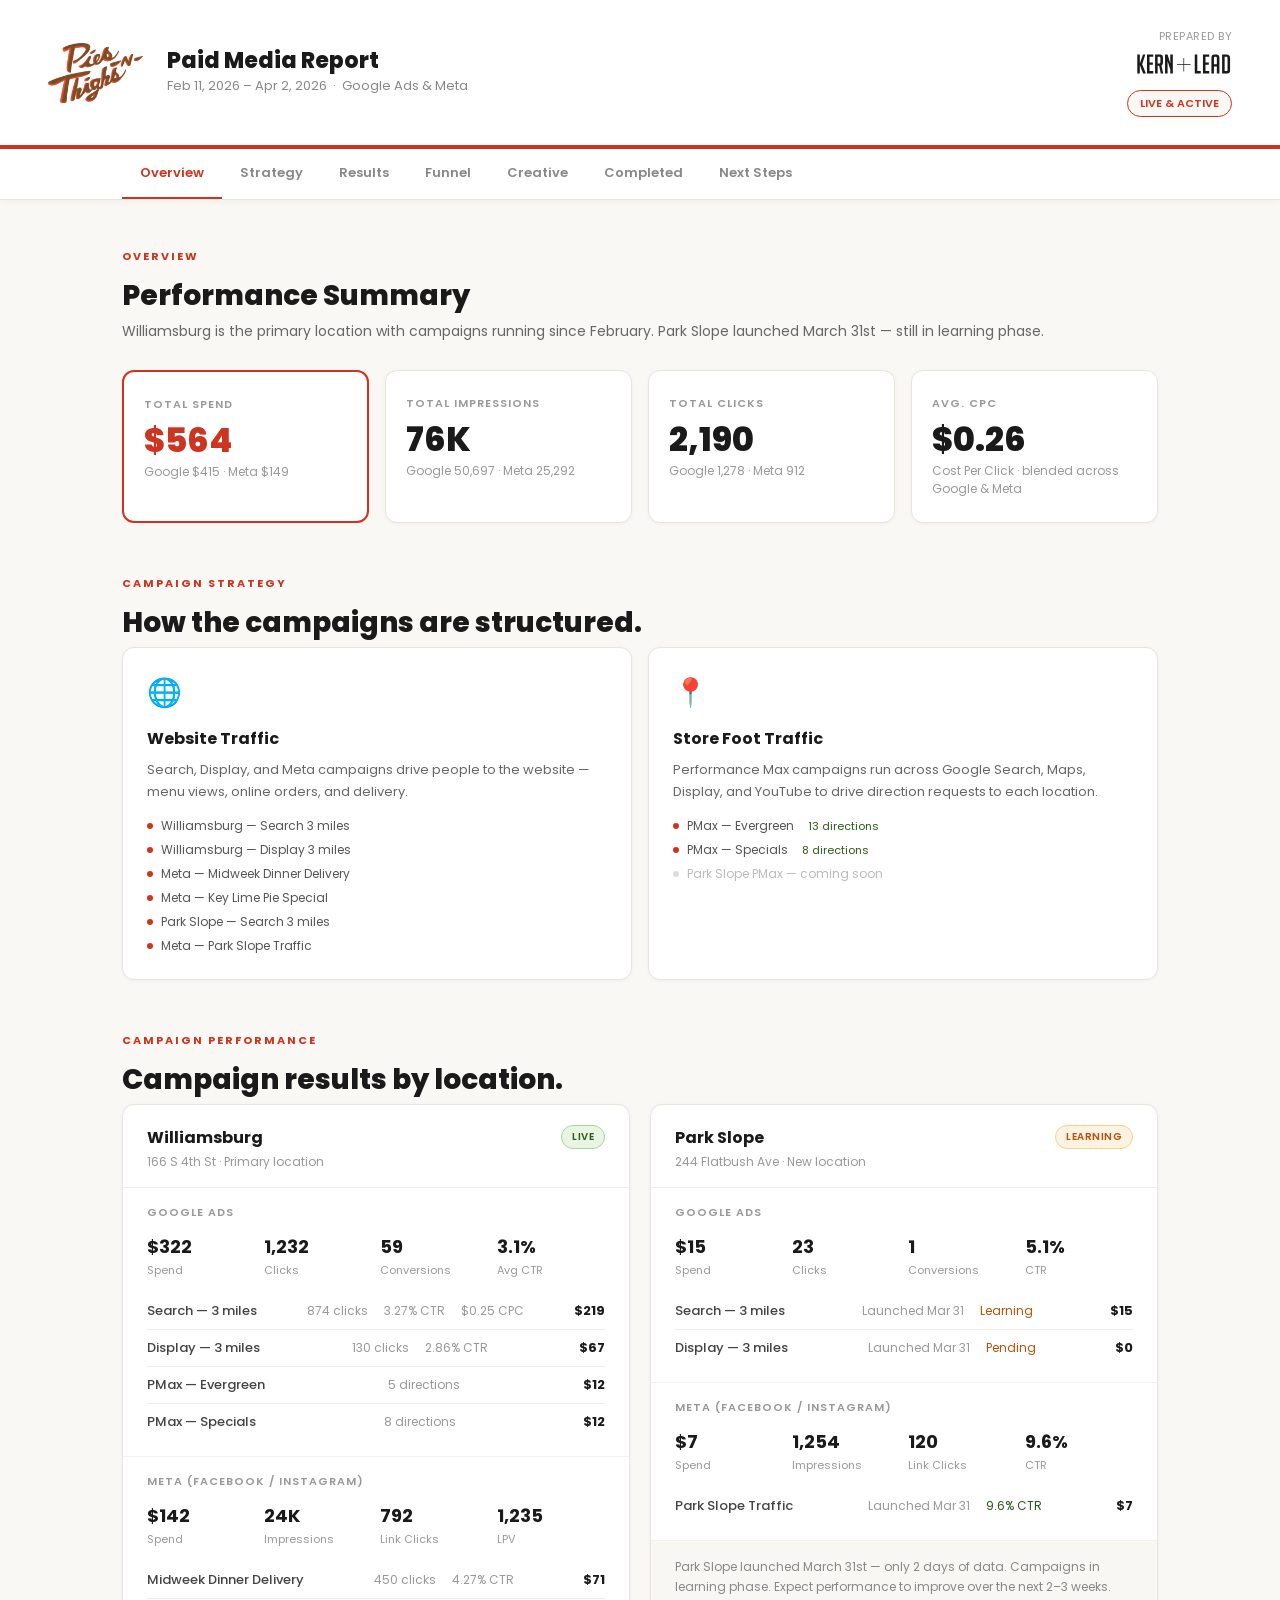
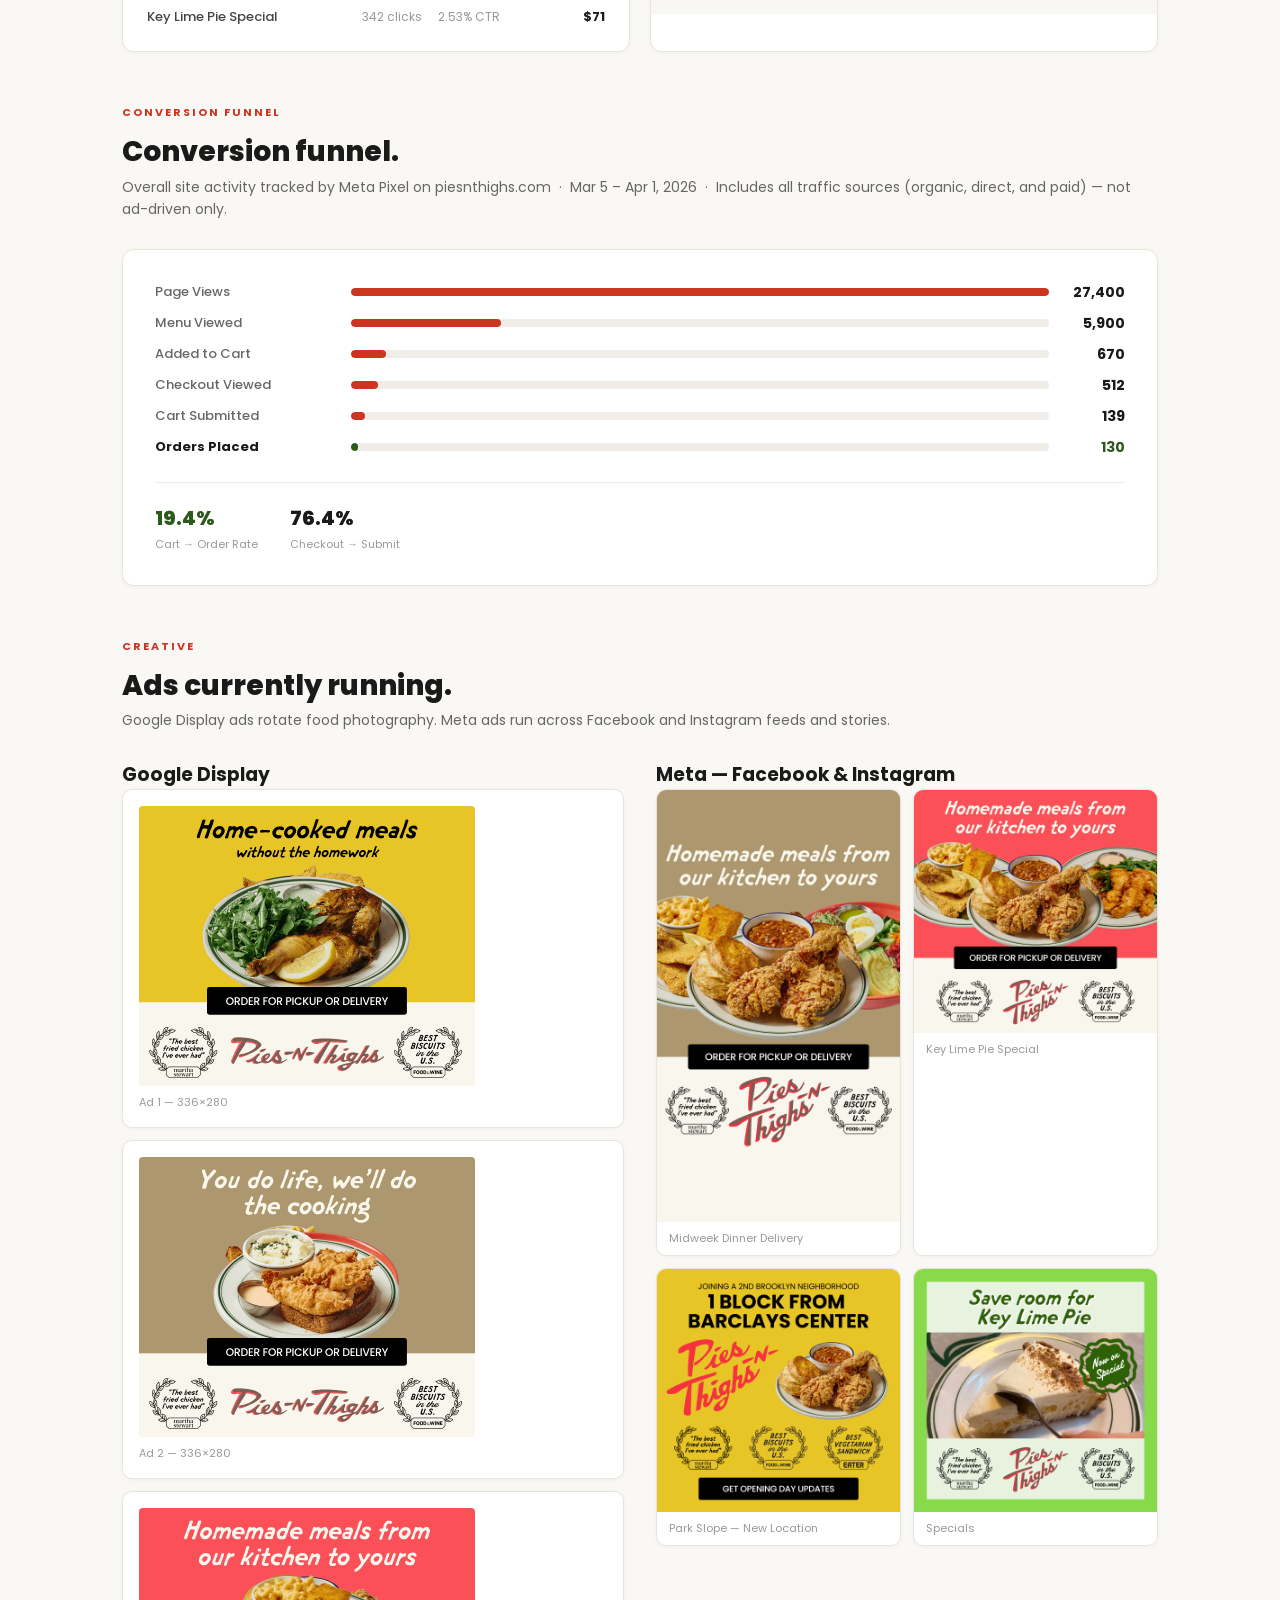
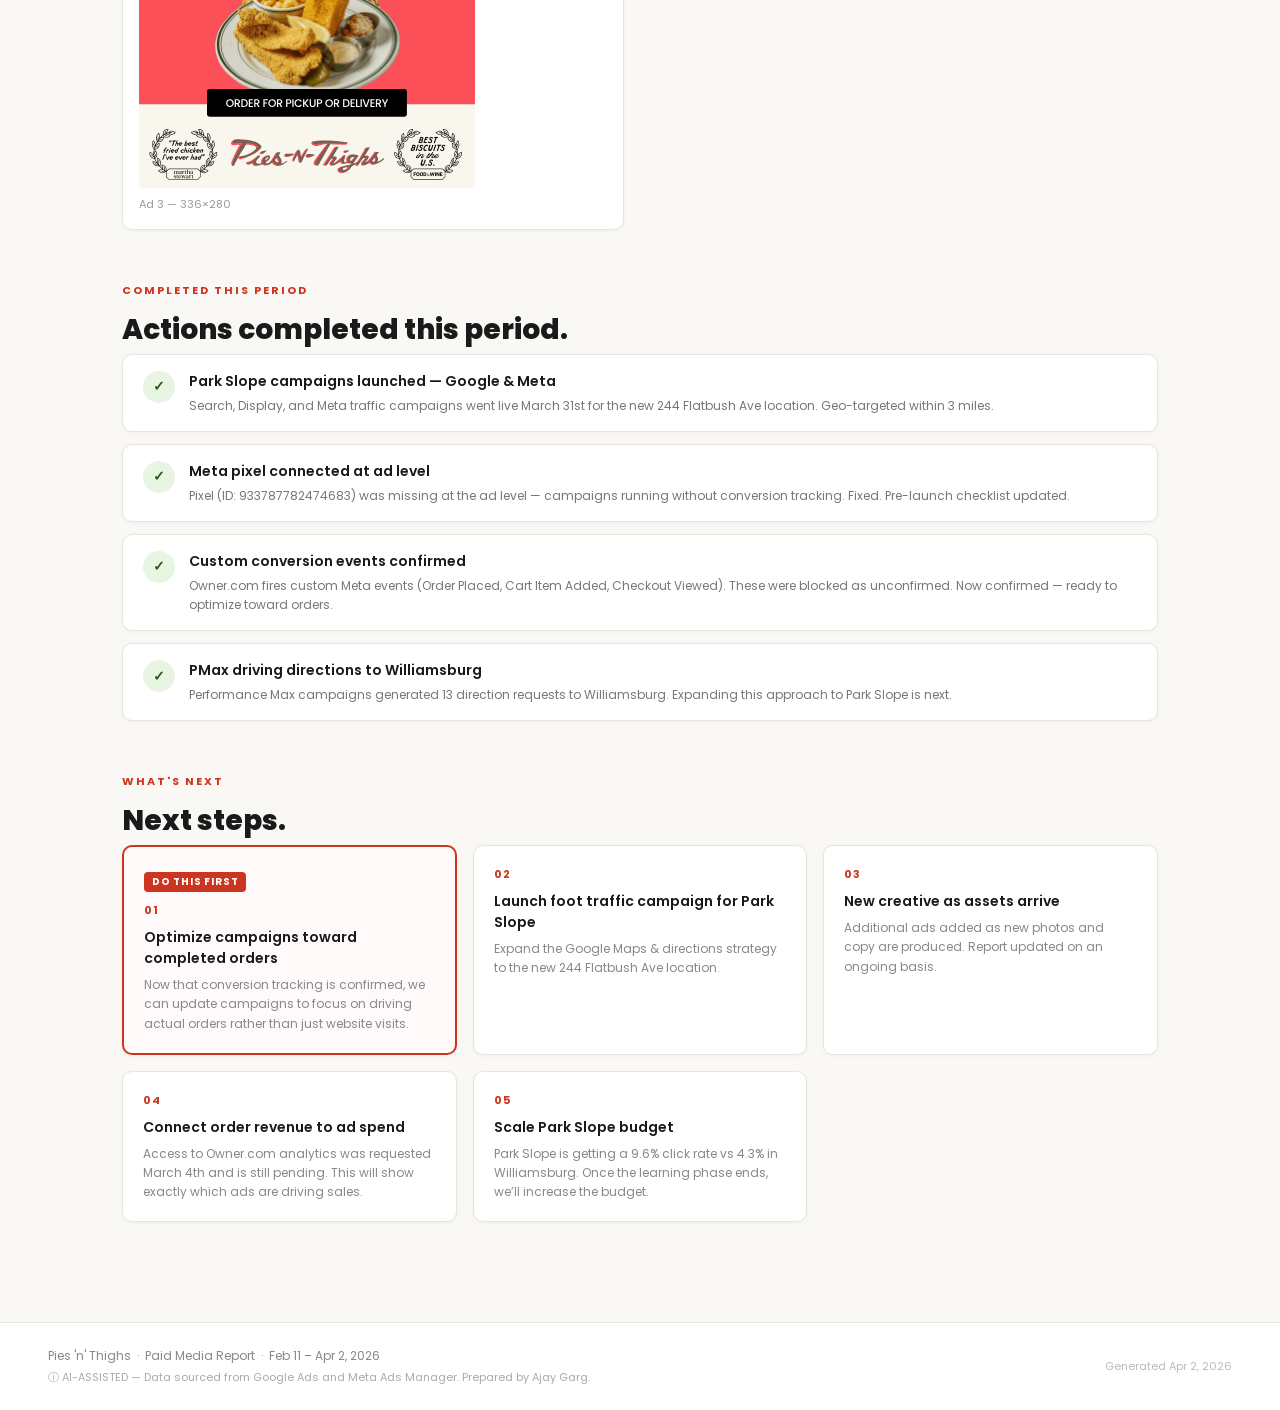
<file: pies-n-thighs/index.html>
<!DOCTYPE html>
<html lang="en">
<head>
<meta charset="UTF-8">
<meta name="viewport" content="width=device-width, initial-scale=1.0">
<meta name="description" content="Pies n Thighs Paid Media Performance Report - Google Ads and Meta">
<meta name="author" content="Ajay Garg">
<meta name="robots" content="noindex, nofollow">
<title>Pies n Thighs &mdash; Paid Media Report</title>
<link href="https://fonts.googleapis.com/css2?family=Poppins:wght@400;500;600;700;800;900&display=swap" rel="stylesheet">
<link rel="stylesheet" href="css/styles.css">
</head>
<body>

<a href="#main-content" class="skip-link">Skip to main content</a>

<header class="site-header" role="banner">
  <div class="header-left">
    <img class="pt-logo" src="[data-uri]" alt="Pies n Thighs" width="120" height="60">
    <div class="header-title">
      <h1>Paid Media Report</h1>
      <p>Feb 11, 2026 &ndash; Apr 2, 2026 &nbsp;&middot;&nbsp; Google Ads &amp; Meta</p>
    </div>
  </div>
  <div class="header-right" aria-label="Agency and report status">
    <span class="prepared-by">Prepared by</span>
    <div class="kl-wrap" aria-label="Kern &amp; Lead"><svg height="147.191" viewBox="0 0 640 147.191" width="640" xmlns="http://www.w3.org/2000/svg"><g fill="#1A1A1A"><path d="m62.583 9.724h-15.594l-21.371 60.221v-60.221h-16.932v126.642h16.932v-56.317l21.743 56.317h19.063l-25.425-61.283z"/><path d="m73.508 136.419h42.001v-15.348h-25.061v-42.156h22.212v-15.343h-22.212v-38.468h25.061v-15.354h-42.001z"/><path d="m180.24 62.676v-31.223c0-14.469-6.469-21.703-19.393-21.703h-33.176v126.668h16.931v-51.15h10.242l11.106 51.15h16.065l-11.815-52.736c6.692-2.945 10.04-9.937 10.04-21.006zm-16.94-1.048c0 6.114-2.522 9.176-7.573 9.176h-11.125v-45.7h11.125c5.051 0 7.573 3.055 7.573 9.167z"/><path d="m229.461 70.983-18.163-61.233h-16.956v126.669h16.956v-82.914l18.163 57.689v25.225h16.938v-126.669h-16.938z"/><path d="m410.07 9.737h-16.924v126.676h40.209v-15.342h-23.285z"/><path d="m447.974 136.413h41.985v-15.342h-25.059v-42.176h22.237v-15.349h-22.237v-38.447h25.059v-15.362h-41.985z"/><path d="m537.583 9.737h-12.709c-13.515 0-20.292 7.229-20.292 21.698v104.978h16.943v-46.404h19.395v46.404h16.946v-104.978c0-14.469-6.767-21.698-20.283-21.698zm3.337 64.932h-19.395v-42.17c0-4.947 2.468-7.399 7.412-7.399h4.576c4.945 0 7.406 2.453 7.406 7.399v42.17z"/><path d="m605.521 9.737h-29.449v126.676h32.989c13.519 0 20.28-6.109 20.28-18.353v-83.962c0-16.246-7.922-24.361-23.82-24.361zm6.905 105.672c0 3.76-2.245 5.662-6.724 5.662h-12.69v-95.972h11.799c5.061 0 7.615 3.049 7.615 9.176z"/><path d="m322.095 32.791h-4.662v43.153h-43.157v4.661h43.157v43.16h4.662v-43.16h43.15v-4.661h-43.15z"/></g></svg></div>
    <span class="badge" aria-label="Report status: Live and Active">Live &amp; Active</span>
  </div>
</header>

<nav class="section-nav" aria-label="Jump to section">
  <ul>
    <li><a href="#section-overview">Overview</a></li>
    <li><a href="#section-strategy">Strategy</a></li>
    <li><a href="#section-performance">Results</a></li>
    <li><a href="#section-funnel">Funnel</a></li>
    <li><a href="#section-creative">Creative</a></li>
    <li><a href="#section-completed">Completed</a></li>
    <li><a href="#section-next">Next Steps</a></li>
  </ul>
</nav>

<main id="main-content">
<div class="container">

<section class="report-section" id="section-overview" aria-labelledby="overview-heading">
  <p class="slabel" aria-hidden="true">Overview</p>
  <h2 class="stitle" id="overview-heading">Performance Summary</h2>
  <p class="ssub">Williamsburg is the primary location with campaigns running since February. Park Slope launched March 31st &mdash; still in learning phase.</p>
  <div class="grid4" role="list" aria-label="Key metrics">
    <div class="card hl" role="listitem"><p class="mlabel">Total Spend</p><p class="mval">$564</p><p class="mnote">Google $415 &middot; Meta $149</p></div>
    <div class="card" role="listitem"><p class="mlabel">Total Impressions</p><p class="mval">76K</p><p class="mnote">Google 50,697 &middot; Meta 25,292</p></div>
    <div class="card" role="listitem"><p class="mlabel">Total Clicks</p><p class="mval">2,190</p><p class="mnote">Google 1,278 &middot; Meta 912</p></div>
    <div class="card" role="listitem"><p class="mlabel">Avg. CPC</p><p class="mval">$0.26</p><p class="mnote">Cost Per Click &middot; blended across Google &amp; Meta</p></div>
  </div>
</section>

<section class="report-section" id="section-strategy" aria-labelledby="strategy-heading">
  <p class="slabel" aria-hidden="true">Campaign Strategy</p>
  <h2 class="stitle" id="strategy-heading">How the campaigns are structured.</h2>
  <div class="sg">
    <div class="sc">
      <div class="si" aria-hidden="true">&#127760;</div>
      <h3 class="st">Website Traffic</h3>
      <p class="sb">Search, Display, and Meta campaigns drive people to the website &mdash; menu views, online orders, and delivery.</p>
      <ul class="scs" aria-label="Website traffic campaigns">
        <li class="sci"><span class="dot" aria-hidden="true"></span>Williamsburg &mdash; Search 3 miles</li>
        <li class="sci"><span class="dot" aria-hidden="true"></span>Williamsburg &mdash; Display 3 miles</li>
        <li class="sci"><span class="dot" aria-hidden="true"></span>Meta &mdash; Midweek Dinner Delivery</li>
        <li class="sci"><span class="dot" aria-hidden="true"></span>Meta &mdash; Key Lime Pie Special</li>
        <li class="sci"><span class="dot" aria-hidden="true"></span>Park Slope &mdash; Search 3 miles</li>
        <li class="sci"><span class="dot" aria-hidden="true"></span>Meta &mdash; Park Slope Traffic</li>
      </ul>
    </div>
    <div class="sc">
      <div class="si" aria-hidden="true">&#128205;</div>
      <h3 class="st">Store Foot Traffic</h3>
      <p class="sb">Performance Max campaigns run across Google Search, Maps, Display, and YouTube to drive direction requests to each location.</p>
      <ul class="scs" aria-label="Foot traffic campaigns">
        <li class="sci"><span class="dot" aria-hidden="true"></span>PMax &mdash; Evergreen &nbsp;<span class="txt-green txt-sm">13 directions</span></li>
        <li class="sci"><span class="dot" aria-hidden="true"></span>PMax &mdash; Specials &nbsp;<span class="txt-green txt-sm">8 directions</span></li>
        <li class="sci sci-dim"><span class="dot dot-dim" aria-hidden="true"></span>Park Slope PMax &mdash; coming soon</li>
      </ul>
    </div>
  </div>
</section>

<section class="report-section" id="section-performance" aria-labelledby="performance-heading">
  <p class="slabel" aria-hidden="true">Campaign Performance</p>
  <h2 class="stitle" id="performance-heading">Campaign results by location.</h2>
  <div class="split">
    <article class="loc-card" aria-label="Williamsburg location performance">
      <div class="loc-hdr">
        <div><p class="loc-name">Williamsburg</p><p class="loc-sub">166 S 4th St &middot; Primary location</p></div>
        <span class="tag tag-live" aria-label="Campaign status: Live">Live</span>
      </div>
      <div class="ch">
        <p class="ch-name">Google Ads</p>
        <div class="sr" aria-label="Google Ads metrics for Williamsburg">
          <div><p class="sv">$322</p><p class="sl">Spend</p></div>
          <div><p class="sv">1,232</p><p class="sl">Clicks</p></div>
          <div><p class="sv">59</p><p class="sl">Conversions</p></div>
          <div><p class="sv">3.1%</p><p class="sl">Avg CTR</p></div>
        </div>
        <div class="cr"><span class="cn">Search &mdash; 3 miles</span><span class="cm"><span>874 clicks</span><span>3.27% CTR</span><span>$0.25 CPC</span></span><span class="cs">$219</span></div>
        <div class="cr"><span class="cn">Display &mdash; 3 miles</span><span class="cm"><span>130 clicks</span><span>2.86% CTR</span></span><span class="cs">$67</span></div>
        <div class="cr"><span class="cn">PMax &mdash; Evergreen</span><span class="cm"><span>5 directions</span></span><span class="cs">$12</span></div>
        <div class="cr"><span class="cn">PMax &mdash; Specials</span><span class="cm"><span>8 directions</span></span><span class="cs">$12</span></div>
      </div>
      <div class="ch">
        <p class="ch-name">Meta (Facebook / Instagram)</p>
        <div class="sr" aria-label="Meta metrics for Williamsburg">
          <div><p class="sv">$142</p><p class="sl">Spend</p></div>
          <div><p class="sv">24K</p><p class="sl">Impressions</p></div>
          <div><p class="sv">792</p><p class="sl">Link Clicks</p></div>
          <div><p class="sv">1,235</p><p class="sl">LPV</p></div>
        </div>
        <div class="cr"><span class="cn">Midweek Dinner Delivery</span><span class="cm"><span>450 clicks</span><span>4.27% CTR</span></span><span class="cs">$71</span></div>
        <div class="cr"><span class="cn">Key Lime Pie Special</span><span class="cm"><span>342 clicks</span><span>2.53% CTR</span></span><span class="cs">$71</span></div>
      </div>
    </article>

    <article class="loc-card" aria-label="Park Slope location performance">
      <div class="loc-hdr">
        <div><p class="loc-name">Park Slope</p><p class="loc-sub">244 Flatbush Ave &middot; New location</p></div>
        <span class="tag tag-learn" aria-label="Campaign status: Learning">Learning</span>
      </div>
      <div class="ch">
        <p class="ch-name">Google Ads</p>
        <div class="sr" aria-label="Google Ads metrics for Park Slope">
          <div><p class="sv">$15</p><p class="sl">Spend</p></div>
          <div><p class="sv">23</p><p class="sl">Clicks</p></div>
          <div><p class="sv">1</p><p class="sl">Conversions</p></div>
          <div><p class="sv">5.1%</p><p class="sl">CTR</p></div>
        </div>
        <div class="cr"><span class="cn">Search &mdash; 3 miles</span><span class="cm"><span>Launched Mar 31</span><span class="txt-orange">Learning</span></span><span class="cs">$15</span></div>
        <div class="cr"><span class="cn">Display &mdash; 3 miles</span><span class="cm"><span>Launched Mar 31</span><span class="txt-orange">Pending</span></span><span class="cs">$0</span></div>
      </div>
      <div class="ch">
        <p class="ch-name">Meta (Facebook / Instagram)</p>
        <div class="sr" aria-label="Meta metrics for Park Slope">
          <div><p class="sv">$7</p><p class="sl">Spend</p></div>
          <div><p class="sv">1,254</p><p class="sl">Impressions</p></div>
          <div><p class="sv">120</p><p class="sl">Link Clicks</p></div>
          <div><p class="sv">9.6%</p><p class="sl">CTR</p></div>
        </div>
        <div class="cr"><span class="cn">Park Slope Traffic</span><span class="cm"><span>Launched Mar 31</span><span class="txt-green">9.6% CTR</span></span><span class="cs">$7</span></div>
      </div>
      <div class="ch ch-note">
        <p class="ch-note-text">Park Slope launched March 31st &mdash; only 2 days of data. Campaigns in learning phase. Expect performance to improve over the next 2&ndash;3 weeks.</p>
      </div>
    </article>
  </div>
</section>

<section class="report-section" id="section-funnel" aria-labelledby="funnel-heading">
  <p class="slabel" aria-hidden="true">Conversion Funnel</p>
  <h2 class="stitle" id="funnel-heading">Conversion funnel.</h2>
  <p class="ssub">Overall site activity tracked by Meta Pixel on piesnthighs.com &nbsp;&middot;&nbsp; Mar 5 &ndash; Apr 1, 2026 &nbsp;&middot;&nbsp; Includes all traffic sources (organic, direct, and paid) &mdash; not ad-driven only.</p>
  <div class="card-lg">
    <div class="funnel" role="list" aria-label="Conversion funnel steps">
      <div class="fr" role="listitem"><div class="flbl">Page Views</div><div class="fbw" role="progressbar" aria-valuenow="100" aria-valuemin="0" aria-valuemax="100" aria-label="Page Views: 27,400"><div class="fb" style="width:100%"></div></div><div class="fval">27,400</div></div>
      <div class="fr" role="listitem"><div class="flbl">Menu Viewed</div><div class="fbw" role="progressbar" aria-valuenow="21" aria-valuemin="0" aria-valuemax="100" aria-label="Menu Viewed: 5,900"><div class="fb" style="width:21.5%"></div></div><div class="fval">5,900</div></div>
      <div class="fr" role="listitem"><div class="flbl">Added to Cart</div><div class="fbw" role="progressbar" aria-valuenow="5" aria-valuemin="0" aria-valuemax="100" aria-label="Added to Cart: 670"><div class="fb" style="width:5%"></div></div><div class="fval">670</div></div>
      <div class="fr" role="listitem"><div class="flbl">Checkout Viewed</div><div class="fbw" role="progressbar" aria-valuenow="4" aria-valuemin="0" aria-valuemax="100" aria-label="Checkout Viewed: 512"><div class="fb" style="width:3.8%"></div></div><div class="fval">512</div></div>
      <div class="fr" role="listitem"><div class="flbl">Cart Submitted</div><div class="fbw" role="progressbar" aria-valuenow="2" aria-valuemin="0" aria-valuemax="100" aria-label="Cart Submitted: 139"><div class="fb" style="width:2%"></div></div><div class="fval">139</div></div>
      <div class="fr fr-highlight" role="listitem"><div class="flbl">Orders Placed</div><div class="fbw" role="progressbar" aria-valuenow="1" aria-valuemin="0" aria-valuemax="100" aria-label="Orders Placed: 130"><div class="fb fb-green" style="width:1%"></div></div><div class="fval">130</div></div>
    </div>
    <div class="funnel-stats-row" aria-label="Conversion rate summary">
      <div><p class="funnel-stat-val green">19.4%</p><p class="funnel-stat-lbl">Cart &rarr; Order Rate</p></div>
      <div><p class="funnel-stat-val">76.4%</p><p class="funnel-stat-lbl">Checkout &rarr; Submit</p></div>
    </div>
  </div>
</section>

<section class="report-section" id="section-creative" aria-labelledby="creative-heading">
  <p class="slabel" aria-hidden="true">Creative</p>
  <h2 class="stitle" id="creative-heading">Ads currently running.</h2>
  <p class="ssub">Google Display ads rotate food photography. Meta ads run across Facebook and Instagram feeds and stories.</p>
  <div class="creative-grid">
    <div>
      <h3 class="creative-col">Google Display</h3>
      <div class="display-ads">
        <div class="display-ad-wrap">
          <iframe src="ads/display/ad1/index.html" width="336" height="280" loading="lazy" title="Google Display Ad 1" scrolling="no"></iframe>
          <p class="display-ad-label">Ad 1 &mdash; 336&times;280</p>
        </div>
        <div class="display-ad-wrap">
          <iframe src="ads/display/ad2/index.html" width="336" height="280" loading="lazy" title="Google Display Ad 2" scrolling="no"></iframe>
          <p class="display-ad-label">Ad 2 &mdash; 336&times;280</p>
        </div>
        <div class="display-ad-wrap">
          <iframe src="ads/display/ad3/index.html" width="336" height="280" loading="lazy" title="Google Display Ad 3" scrolling="no"></iframe>
          <p class="display-ad-label">Ad 3 &mdash; 336&times;280</p>
        </div>
      </div>
    </div>
    <div>
      <h3 class="creative-col">Meta &mdash; Facebook &amp; Instagram</h3>
      <div class="meta-ads">
        <div class="meta-ad-wrap">
          <img src="ads/meta/williamsburg.png" alt="Let Us Do the Cooking ad" loading="lazy">
          <p class="meta-ad-label">Midweek Dinner Delivery</p>
        </div>
        <div class="meta-ad-wrap">
          <img src="ads/meta/williamsburg2.png" alt="We will do the cooking ad" loading="lazy">
          <p class="meta-ad-label">Key Lime Pie Special</p>
        </div>
        <div class="meta-ad-wrap">
          <img src="ads/meta/park-slope.png" alt="New Location ad for Park Slope" loading="lazy">
          <p class="meta-ad-label">Park Slope &mdash; New Location</p>
        </div>
        <div class="meta-ad-wrap">
          <img src="ads/meta/specials.png" alt="Specials promotion ad" loading="lazy">
          <p class="meta-ad-label">Specials</p>
        </div>
      </div>
    </div>
  </div>
</section>

<section class="report-section" id="section-completed" aria-labelledby="completed-heading">
  <p class="slabel" aria-hidden="true">Completed This Period</p>
  <h2 class="stitle" id="completed-heading">Actions completed this period.</h2>
  <ul class="ol" aria-label="Completed actions this period">
    <li class="oi"><div class="oic" aria-hidden="true">&#10003;</div><div><p class="ot">Park Slope campaigns launched &mdash; Google &amp; Meta</p><p class="ob">Search, Display, and Meta traffic campaigns went live March 31st for the new 244 Flatbush Ave location. Geo-targeted within 3 miles.</p></div></li>
    <li class="oi"><div class="oic" aria-hidden="true">&#10003;</div><div><p class="ot">Meta pixel connected at ad level</p><p class="ob">Pixel (ID: 933787782474683) was missing at the ad level &mdash; campaigns running without conversion tracking. Fixed. Pre-launch checklist updated.</p></div></li>
    <li class="oi"><div class="oic" aria-hidden="true">&#10003;</div><div><p class="ot">Custom conversion events confirmed</p><p class="ob">Owner.com fires custom Meta events (Order Placed, Cart Item Added, Checkout Viewed). These were blocked as unconfirmed. Now confirmed &mdash; ready to optimize toward orders.</p></div></li>
    <li class="oi"><div class="oic" aria-hidden="true">&#10003;</div><div><p class="ot">PMax driving directions to Williamsburg</p><p class="ob">Performance Max campaigns generated 13 direction requests to Williamsburg. Expanding this approach to Park Slope is next.</p></div></li>
  </ul>
</section>

<section class="report-section" id="section-next" aria-labelledby="next-heading">
  <p class="slabel" aria-hidden="true">What&#39;s Next</p>
  <h2 class="stitle" id="next-heading">Next steps.</h2>
  <div class="ng" role="list" aria-label="Upcoming actions">
    <div class="nc priority" role="listitem"><span class="priority-badge" aria-label="Priority action">Do This First</span><p class="nn" aria-hidden="true">01</p><p class="nt">Optimize campaigns toward completed orders</p><p class="nb">Now that conversion tracking is confirmed, we can update campaigns to focus on driving actual orders rather than just website visits.</p></div>
    <div class="nc" role="listitem"><p class="nn" aria-hidden="true">02</p><p class="nt">Launch foot traffic campaign for Park Slope</p><p class="nb">Expand the Google Maps &amp; directions strategy to the new 244 Flatbush Ave location.</p></div>
    <div class="nc" role="listitem"><p class="nn" aria-hidden="true">03</p><p class="nt">New creative as assets arrive</p><p class="nb">Additional ads added as new photos and copy are produced. Report updated on an ongoing basis.</p></div>
    <div class="nc" role="listitem"><p class="nn" aria-hidden="true">04</p><p class="nt">Connect order revenue to ad spend</p><p class="nb">Access to Owner.com analytics was requested March 4th and is still pending. This will show exactly which ads are driving sales.</p></div>
    <div class="nc" role="listitem"><p class="nn" aria-hidden="true">05</p><p class="nt">Scale Park Slope budget</p><p class="nb">Park Slope is getting a 9.6% click rate vs 4.3% in Williamsburg. Once the learning phase ends, we&rsquo;ll increase the budget.</p></div>
  </div>
</section>

</div>
</main>

<footer class="site-footer" role="contentinfo">
  <div class="fl">
    Pies &#39;n&#39; Thighs &nbsp;&middot;&nbsp; Paid Media Report &nbsp;&middot;&nbsp; Feb 11 &ndash; Apr 2, 2026
    <p class="disc">&#9432; AI-ASSISTED &mdash; Data sourced from Google Ads and Meta Ads Manager. Prepared by Ajay Garg.</p>
  </div>
  <p class="fr2">Generated Apr 2, 2026</p>
</footer>
<script>
(function(){
  var links = document.querySelectorAll('.section-nav a');
  var sections = Array.from(links).map(function(l){ return document.querySelector(l.getAttribute('href')); });
  var obs = new IntersectionObserver(function(entries){
    entries.forEach(function(e){
      if(e.isIntersecting){
        var id = '#' + e.target.id;
        links.forEach(function(l){ l.classList.toggle('active', l.getAttribute('href') === id); });
      }
    });
  },{rootMargin:'-20% 0px -70% 0px'});
  sections.forEach(function(s){ if(s) obs.observe(s); });
})();
</script>
</body>
</html>
</file>
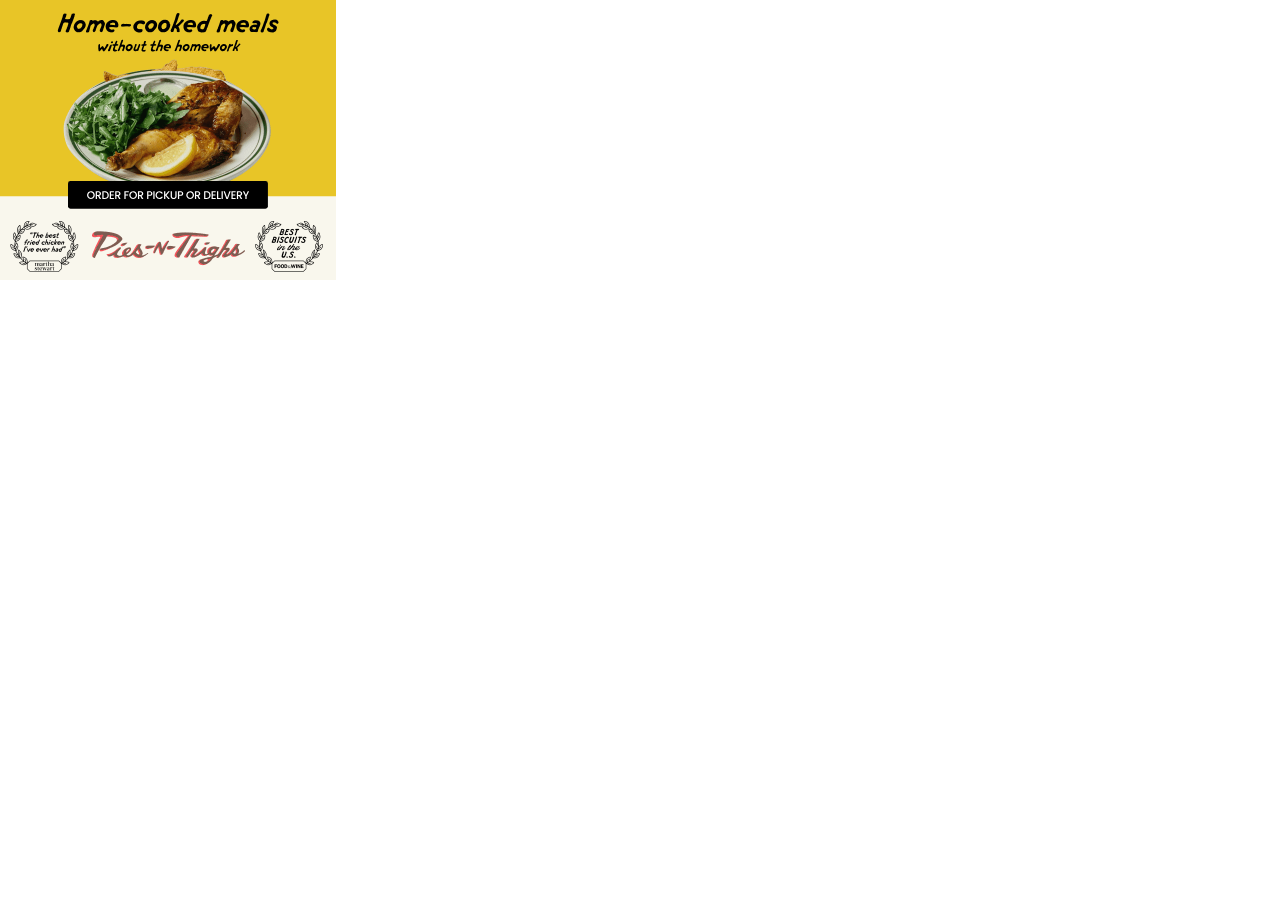
<file: pies-n-thighs/ads/display/ad1/index.html>
<!doctype html>
<html>
<head>
<meta charset="utf-8">
<title>336x280 AD 2 336x280</title>
<meta name="viewport" content="width=device-width, initial-scale=1.0, maximum-scale=1.0, user-scalable=no"/>
<meta name="ad.size" content="width=336,height=280">
<style type="text/css">
body,html{margin:0;padding:0;}p{-webkit-font-smoothing:antialiased;-moz-osx-font-smoothing:grayscale;}#b_95930376{background-color:#f9f7ed;border:0;box-sizing:border-box;cursor:default;display:block;height:280px;overflow:hidden;position:relative;width:336px;z-index:1;}#b_95930376 div{position:absolute;box-sizing:border-box;padding:0;margin:0;}#b_95930376 img{position:absolute;top:0;left:0;display:block;padding:0;margin:0;}#el_95930732{top:181px;left:68px;z-index:5;pointer-events:none;mix-blend-mode:normal;}#img_95930732{width:200px;height:28px;}#img_95930732.bnfy-enter{-webkit-animation:none 1000ms 0ms ease 1 both;animation:none 1000ms 0ms ease 1 both;}#el_95930744{top:61px;left:60px;z-index:4;pointer-events:none;mix-blend-mode:normal;}#img_95930744{width:215px;height:135px;}#img_95930744.bnfy-enter{-webkit-animation:fade-in 500ms 0ms ease 1 both;animation:fade-in 500ms 0ms ease 1 both;}#img_95930744.bnfy-exit{-webkit-animation:fade-out 500ms ease 1 both;animation:fade-out 500ms ease 1 both;}#el_95930743{top:68px;left:62px;z-index:3;pointer-events:none;mix-blend-mode:normal;}#img_95930743{width:211px;height:127px;}#img_95930743.bnfy-enter{-webkit-animation:fade-in 500ms 2000ms ease 1 both;animation:fade-in 500ms 2000ms ease 1 both;}#img_95930743.bnfy-exit{-webkit-animation:fade-out 500ms ease 1 both;animation:fade-out 500ms ease 1 both;}#el_95930742{top:57px;left:64px;z-index:2;pointer-events:none;mix-blend-mode:normal;}#img_95930742{width:209px;height:148px;}#img_95930742.bnfy-enter{-webkit-animation:fade-in 500ms 4000ms ease 1 both;animation:fade-in 500ms 4000ms ease 1 both;}#img_95930742.bnfy-exit{-webkit-animation:fade-out 500ms ease 1 both;animation:fade-out 500ms ease 1 both;}#el_95930825{top:0px;left:0px;z-index:1;pointer-events:none;mix-blend-mode:normal;}#img_95930825{width:336px;height:278px;}#img_95930825.bnfy-enter{-webkit-animation:none 1000ms 0ms ease 1 both;animation:none 1000ms 0ms ease 1 both;}#el_95930376{top:0px;left:0px;z-index:0;pointer-events:none;mix-blend-mode:normal;}#img_95930376{width:336px;height:280px;}#img_95930376.bnfy-enter{-webkit-animation:none 0ms 0ms ease 1 both;animation:none 0ms 0ms ease 1 both;}@-webkit-keyframes fade-in{0%{opacity:0}to{opacity:1}}@keyframes fade-in{0%{opacity:0}to{opacity:1}}@-webkit-keyframes fade-out{0%{opacity:1}to{opacity:0}}@keyframes fade-out{0%{opacity:1}to{opacity:0}}
</style>
</head>
<body><div id="b_95930376"><div style="display:none;width:200px;height:28px;" id="el_95930732" class="js-bnfy">
<img id="img_95930732" class="bnfy-enter" alt="Button" width="200" height="28" src="images/44ffd106d08036c07233db7a316ca899.svg"/></div><div style="display:none;width:215px;height:135px;" id="el_95930744" class="js-bnfy">
<img id="img_95930744" class="bnfy-enter" alt="6b00ac2e-642b-423c-80d5-5190f4888baf 3" width="215" height="135" src="images/eff7d7e04bd88d6ded12c79a09641b7a.png"/></div><div style="display:none;width:211px;height:127px;" id="el_95930743" class="js-bnfy">
<img id="img_95930743" class="bnfy-enter" alt="Biscuit and Gravy 1" width="211" height="127" src="images/3d7e3df50332fcb216219e05e1d6068d.png"/></div><div style="display:none;width:209px;height:148px;" id="el_95930742" class="js-bnfy">
<img id="img_95930742" class="bnfy-enter" alt="6b00ac2e-642b-423c-80d5-5190f4888baf 4" width="209" height="148" src="images/5e407049b68cf0026263d92c3bb7c1d1.png"/></div><div style="display:none;width:336px;height:278px;" id="el_95930825" class="js-bnfy">
<img id="img_95930825" class="bnfy-enter" alt="Group 2087326542" width="336" height="278" src="images/5c113e8f248afae3f6804b186dcfa50e.png"/></div><div style="display:none;width:336px;height:280px;" id="el_95930376" class="js-bnfy">
<img id="img_95930376" class="bnfy-enter" alt="AD 2 336x280" width="336" height="280" src="images/81b08a1521176e0f6d81eb7fd696a38a.svg"/></div></div>
<script type="text/javascript">(function () { function onImagesLoaded(container, event) { var preloads = []; preloads.push.apply(preloads, container.getElementsByTagName("img")); preloads.push.apply(preloads, container.getElementsByTagName("lottie-player")); preloads.push.apply(preloads, container.getElementsByTagName("video")); var loaded = preloads.length; for (var i = 0; i < preloads.length; i++) { var tag = preloads[i].tagName.toLowerCase(); if(tag === "lottie-player") { preloads[i].addEventListener("ready", function() { loaded--; if (loaded == 0) { event(); } }); } else if(tag === "video") { preloads[i].addEventListener('loadeddata', function() { loaded--; if (loaded == 0) { event(); } }, false); } else if(tag === "img") { if (preloads[i].complete) { loaded--; } else { preloads[i].addEventListener("load", function() { loaded--; if (loaded == 0) { event(); } }); } if (loaded == 0) { event(); } } } } onImagesLoaded(document.getElementById("b_95930376"), function() { var elements = document.getElementById("b_95930376").getElementsByClassName('js-bnfy'); for (var i=0; i < elements.length; i++) { elements[i].style.display = 'block'; } var playCount = 0; var lastPlay = false; var animationInterval;var exitTimeouts = []; function clearExitTimeouts() { exitTimeouts.forEach(clearTimeout); exitTimeouts = []; } function handleVisibilityChange() { if (document.hidden) { clearInterval(animationInterval); clearExitTimeouts(); } else { replayAnimations(); animationInterval = setInterval(replayAnimations, 6000); } } document.addEventListener("visibilitychange", handleVisibilityChange); function handleExits() { var el_img_95930732 = document.getElementById("img_95930732");
var el_img_95930744 = document.getElementById("img_95930744"); el_img_95930744.className = "bnfy-enter"; var timeout = setTimeout(function() { el_img_95930744.className = ''; void el_img_95930744.offsetWidth; el_img_95930744.className = "bnfy-exit";
}, 2000); exitTimeouts.push(timeout);
var el_img_95930743 = document.getElementById("img_95930743"); el_img_95930743.className = "bnfy-enter"; var timeout = setTimeout(function() { el_img_95930743.className = ''; void el_img_95930743.offsetWidth; el_img_95930743.className = "bnfy-exit";
}, 4000); exitTimeouts.push(timeout);
var el_img_95930742 = document.getElementById("img_95930742"); el_img_95930742.className = "bnfy-enter"; var timeout = setTimeout(function() { el_img_95930742.className = ''; void el_img_95930742.offsetWidth; el_img_95930742.className = "bnfy-exit";
}, 5500); exitTimeouts.push(timeout);
var el_img_95930825 = document.getElementById("img_95930825");
var el_img_95930376 = document.getElementById("img_95930376");
} handleExits(); animationInterval = setInterval(function () {
playCount = playCount + 1;
lastPlay = playCount === 0;
replayAnimations(); }, 6000); function replayAnimations() { var banner = document.getElementById("b_95930376"); if(banner) { var elements = banner.children; for (var i = 0; i < elements.length; i++) { if (elements[i] && elements[i].tagName.toLowerCase() !== 'script' && elements[i].tagName.toLowerCase() !== 'style' && elements[i].tagName.toLowerCase() !== 'noscript') { var display = elements[i].style.display; elements[i].style.display = 'none'; void elements[i].offsetWidth; elements[i].style.display = display; } } } handleExits(); } });})();</script> <noscript>
<style>#b_95930376 div{display:block!important;}
</style></noscript>
</body>
</html>
</file>
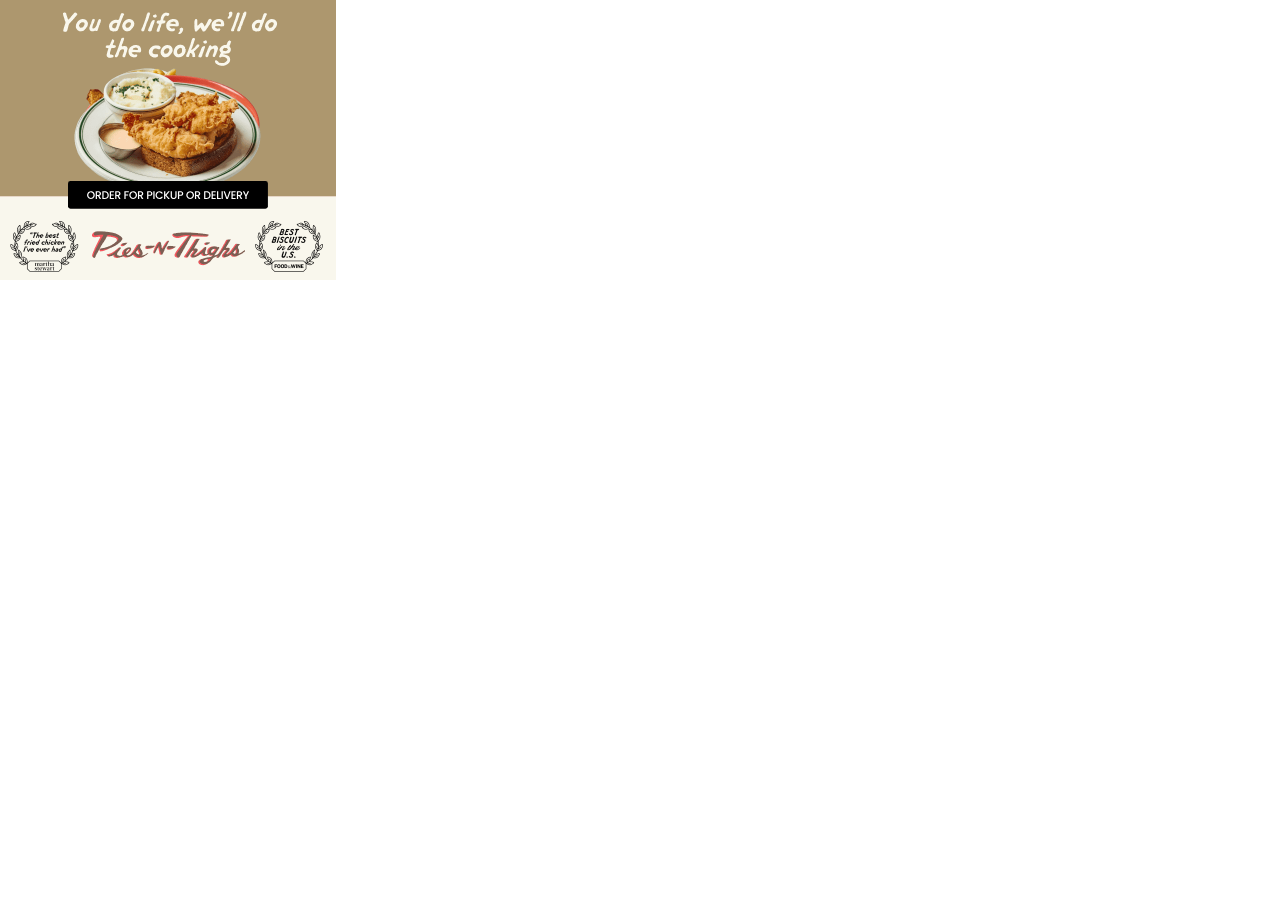
<file: pies-n-thighs/ads/display/ad2/index.html>
<!doctype html>
<html>
<head>
<meta charset="utf-8">
<title>336x280 AD 2 336x280</title>
<meta name="viewport" content="width=device-width, initial-scale=1.0, maximum-scale=1.0, user-scalable=no"/>
<meta name="ad.size" content="width=336,height=280">
<style type="text/css">
body,html{margin:0;padding:0;}p{-webkit-font-smoothing:antialiased;-moz-osx-font-smoothing:grayscale;}#b_96130871{background-color:#f9f7ed;border:0;box-sizing:border-box;cursor:default;display:block;height:280px;overflow:hidden;position:relative;width:336px;z-index:1;}#b_96130871 div{position:absolute;box-sizing:border-box;padding:0;margin:0;}#b_96130871 img{position:absolute;top:0;left:0;display:block;padding:0;margin:0;}#el_96130935{top:181px;left:68px;z-index:5;pointer-events:none;mix-blend-mode:normal;}#img_96130935{width:200px;height:28px;}#img_96130935.bnfy-enter{-webkit-animation:none 1000ms 0ms ease 1 both;animation:none 1000ms 0ms ease 1 both;}#el_96131012{top:70px;left:75px;z-index:4;pointer-events:none;mix-blend-mode:normal;}#img_96131012{width:189px;height:130px;}#img_96131012.bnfy-enter{-webkit-animation:fade-in 500ms 0ms ease 1 both;animation:fade-in 500ms 0ms ease 1 both;}#img_96131012.bnfy-exit{-webkit-animation:fade-out 500ms ease 1 both;animation:fade-out 500ms ease 1 both;}#el_96131011{top:52px;left:73px;z-index:3;pointer-events:none;mix-blend-mode:normal;}#img_96131011{width:195px;height:154px;}#img_96131011.bnfy-enter{-webkit-animation:fade-in 500ms 2000ms ease 1 both;animation:fade-in 500ms 2000ms ease 1 both;}#img_96131011.bnfy-exit{-webkit-animation:fade-out 500ms ease 1 both;animation:fade-out 500ms ease 1 both;}#el_96131010{top:64px;left:69px;z-index:2;pointer-events:none;mix-blend-mode:normal;}#img_96131010{width:194px;height:145px;}#img_96131010.bnfy-enter{-webkit-animation:fade-in 500ms 4000ms ease 1 both;animation:fade-in 500ms 4000ms ease 1 both;}#img_96131010.bnfy-exit{-webkit-animation:fade-out 500ms ease 1 both;animation:fade-out 500ms ease 1 both;}#el_96130872{top:0px;left:0px;z-index:1;pointer-events:none;mix-blend-mode:normal;}#img_96130872{width:336px;height:278px;}#img_96130872.bnfy-enter{-webkit-animation:none 1000ms 0ms ease 1 both;animation:none 1000ms 0ms ease 1 both;}#el_96130871{top:0px;left:0px;z-index:0;pointer-events:none;mix-blend-mode:normal;}#img_96130871{width:336px;height:280px;}#img_96130871.bnfy-enter{-webkit-animation:none 0ms 0ms ease 1 both;animation:none 0ms 0ms ease 1 both;}@-webkit-keyframes fade-in{0%{opacity:0}to{opacity:1}}@keyframes fade-in{0%{opacity:0}to{opacity:1}}@-webkit-keyframes fade-out{0%{opacity:1}to{opacity:0}}@keyframes fade-out{0%{opacity:1}to{opacity:0}}
</style>
</head>
<body><div id="b_96130871"><div style="display:none;width:200px;height:28px;" id="el_96130935" class="js-bnfy">
<img id="img_96130935" class="bnfy-enter" alt="Button" width="200" height="28" src="images/adda249df030f8234c597682fdcec4a9.svg"/></div><div style="display:none;width:189px;height:130px;" id="el_96131012" class="js-bnfy">
<img id="img_96131012" class="bnfy-enter" alt="6b00ac2e-642b-423c-80d5-5190f4888baf 2" width="189" height="130" src="images/0da02e27373c4a6cb792518211776372.png"/></div><div style="display:none;width:195px;height:154px;" id="el_96131011" class="js-bnfy">
<img id="img_96131011" class="bnfy-enter" alt="6b00ac2e-642b-423c-80d5-5190f4888baf 3" width="195" height="154" src="images/79af3ae2d21da38d1bcb793b74262ca7.png"/></div><div style="display:none;width:194px;height:145px;" id="el_96131010" class="js-bnfy">
<img id="img_96131010" class="bnfy-enter" alt="6b00ac2e-642b-423c-80d5-5190f4888baf 6" width="194" height="145" src="images/9d8553894e7e103be7a86754e1d432ae.png"/></div><div style="display:none;width:336px;height:278px;" id="el_96130872" class="js-bnfy">
<img id="img_96130872" class="bnfy-enter" alt="Group 2087326542" width="336" height="278" src="images/253cb4fd172b4a852e011ef07a087368.png"/></div><div style="display:none;width:336px;height:280px;" id="el_96130871" class="js-bnfy">
<img id="img_96130871" class="bnfy-enter" alt="AD 2 336x280" width="336" height="280" src="images/81b08a1521176e0f6d81eb7fd696a38a.svg"/></div></div>
<script type="text/javascript">(function () { function onImagesLoaded(container, event) { var preloads = []; preloads.push.apply(preloads, container.getElementsByTagName("img")); preloads.push.apply(preloads, container.getElementsByTagName("lottie-player")); preloads.push.apply(preloads, container.getElementsByTagName("video")); var loaded = preloads.length; for (var i = 0; i < preloads.length; i++) { var tag = preloads[i].tagName.toLowerCase(); if(tag === "lottie-player") { preloads[i].addEventListener("ready", function() { loaded--; if (loaded == 0) { event(); } }); } else if(tag === "video") { preloads[i].addEventListener('loadeddata', function() { loaded--; if (loaded == 0) { event(); } }, false); } else if(tag === "img") { if (preloads[i].complete) { loaded--; } else { preloads[i].addEventListener("load", function() { loaded--; if (loaded == 0) { event(); } }); } if (loaded == 0) { event(); } } } } onImagesLoaded(document.getElementById("b_96130871"), function() { var elements = document.getElementById("b_96130871").getElementsByClassName('js-bnfy'); for (var i=0; i < elements.length; i++) { elements[i].style.display = 'block'; } var playCount = 0; var lastPlay = false; var animationInterval;var exitTimeouts = []; function clearExitTimeouts() { exitTimeouts.forEach(clearTimeout); exitTimeouts = []; } function handleVisibilityChange() { if (document.hidden) { clearInterval(animationInterval); clearExitTimeouts(); } else { replayAnimations(); animationInterval = setInterval(replayAnimations, 6000); } } document.addEventListener("visibilitychange", handleVisibilityChange); function handleExits() { var el_img_96130935 = document.getElementById("img_96130935");
var el_img_96131012 = document.getElementById("img_96131012"); el_img_96131012.className = "bnfy-enter"; var timeout = setTimeout(function() { el_img_96131012.className = ''; void el_img_96131012.offsetWidth; el_img_96131012.className = "bnfy-exit";
}, 2000); exitTimeouts.push(timeout);
var el_img_96131011 = document.getElementById("img_96131011"); el_img_96131011.className = "bnfy-enter"; var timeout = setTimeout(function() { el_img_96131011.className = ''; void el_img_96131011.offsetWidth; el_img_96131011.className = "bnfy-exit";
}, 4000); exitTimeouts.push(timeout);
var el_img_96131010 = document.getElementById("img_96131010"); el_img_96131010.className = "bnfy-enter"; var timeout = setTimeout(function() { el_img_96131010.className = ''; void el_img_96131010.offsetWidth; el_img_96131010.className = "bnfy-exit";
}, 5500); exitTimeouts.push(timeout);
var el_img_96130872 = document.getElementById("img_96130872");
var el_img_96130871 = document.getElementById("img_96130871");
} handleExits(); animationInterval = setInterval(function () {
playCount = playCount + 1;
lastPlay = playCount === 0;
replayAnimations(); }, 6000); function replayAnimations() { var banner = document.getElementById("b_96130871"); if(banner) { var elements = banner.children; for (var i = 0; i < elements.length; i++) { if (elements[i] && elements[i].tagName.toLowerCase() !== 'script' && elements[i].tagName.toLowerCase() !== 'style' && elements[i].tagName.toLowerCase() !== 'noscript') { var display = elements[i].style.display; elements[i].style.display = 'none'; void elements[i].offsetWidth; elements[i].style.display = display; } } } handleExits(); } });})();</script> <noscript>
<style>#b_96130871 div{display:block!important;}
</style></noscript>
</body>
</html>
</file>
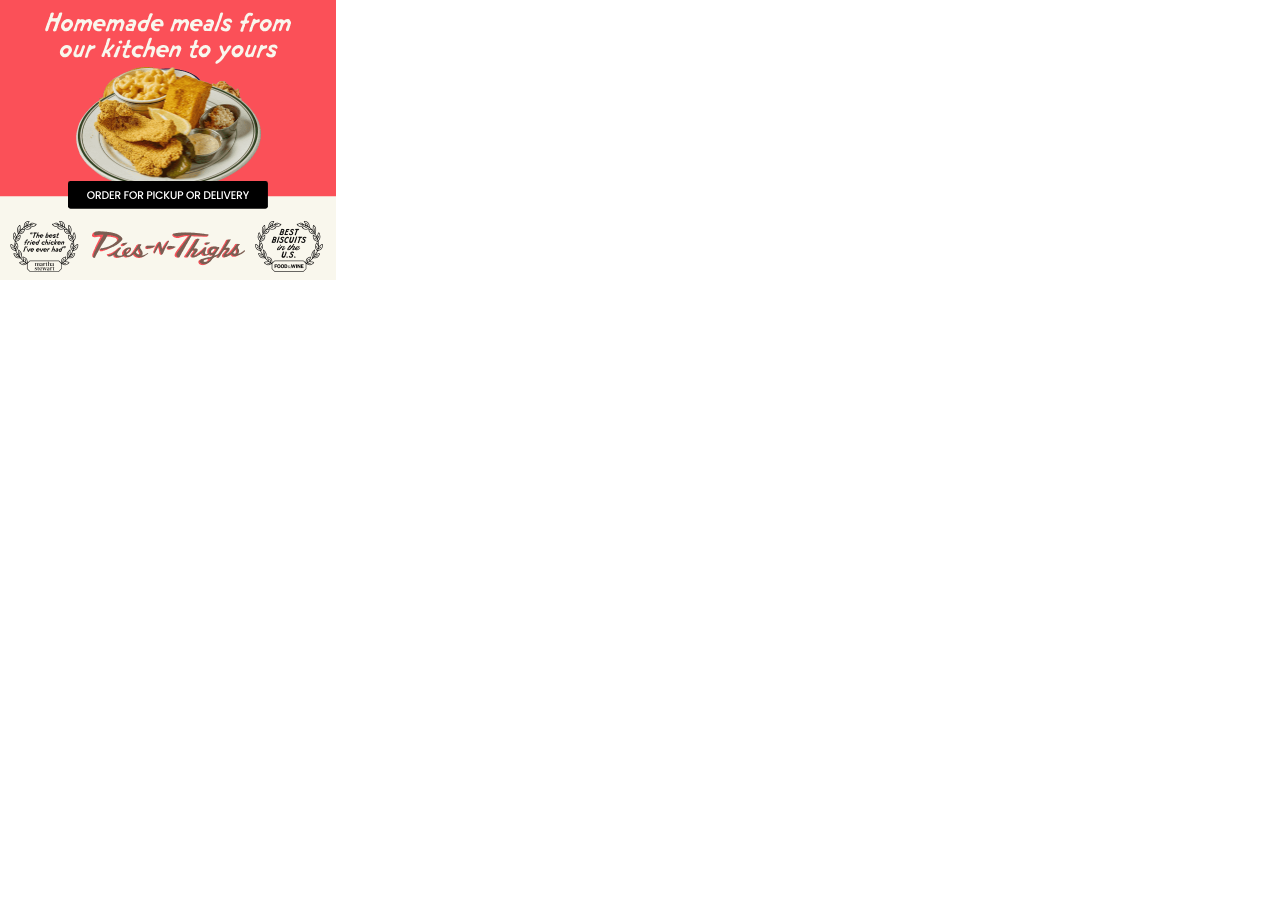
<file: pies-n-thighs/ads/display/ad3/index.html>
<!doctype html>
<html>
<head>
<meta charset="utf-8">
<title>336x280 AD 2 336x280</title>
<meta name="viewport" content="width=device-width, initial-scale=1.0, maximum-scale=1.0, user-scalable=no"/>
<meta name="ad.size" content="width=336,height=280">
<style type="text/css">
body,html{margin:0;padding:0;}p{-webkit-font-smoothing:antialiased;-moz-osx-font-smoothing:grayscale;}#b_96331013{background-color:#f9f7ed;border:0;box-sizing:border-box;cursor:default;display:block;height:280px;overflow:hidden;position:relative;width:336px;z-index:1;}#b_96331013 div{position:absolute;box-sizing:border-box;padding:0;margin:0;}#b_96331013 img{position:absolute;top:0;left:0;display:block;padding:0;margin:0;}#el_96331077{top:181px;left:68px;z-index:5;pointer-events:none;mix-blend-mode:normal;}#img_96331077{width:200px;height:28px;}#img_96331077.bnfy-enter{-webkit-animation:none 1000ms 0ms ease 1 both;animation:none 1000ms 0ms ease 1 both;}#el_96331157{top:60px;left:71px;z-index:4;pointer-events:none;mix-blend-mode:normal;}#img_96331157{width:194px;height:150px;}#img_96331157.bnfy-enter{-webkit-animation:fade-in 500ms 4000ms ease 1 both;animation:fade-in 500ms 4000ms ease 1 both;}#img_96331157.bnfy-exit{-webkit-animation:fade-out 500ms ease 1 both;animation:fade-out 500ms ease 1 both;}#el_96331156{top:30px;left:74px;z-index:3;pointer-events:none;mix-blend-mode:normal;}#img_96331156{width:195px;height:195px;}#img_96331156.bnfy-enter{-webkit-animation:fade-in 500ms 2000ms ease 1 both;animation:fade-in 500ms 2000ms ease 1 both;}#img_96331156.bnfy-exit{-webkit-animation:fade-out 500ms ease 1 both;animation:fade-out 500ms ease 1 both;}#el_96331154{top:67px;left:58px;z-index:2;pointer-events:none;mix-blend-mode:normal;}#img_96331154{width:214px;height:124px;}#img_96331154.bnfy-enter{-webkit-animation:fade-in 500ms 0ms ease 1 both;animation:fade-in 500ms 0ms ease 1 both;}#img_96331154.bnfy-exit{-webkit-animation:fade-out 500ms ease 1 both;animation:fade-out 500ms ease 1 both;}#el_96331014{top:0px;left:0px;z-index:1;pointer-events:none;mix-blend-mode:normal;}#img_96331014{width:336px;height:278px;}#img_96331014.bnfy-enter{-webkit-animation:none 1000ms 0ms ease 1 both;animation:none 1000ms 0ms ease 1 both;}#el_96331013{top:0px;left:0px;z-index:0;pointer-events:none;mix-blend-mode:normal;}#img_96331013{width:336px;height:280px;}#img_96331013.bnfy-enter{-webkit-animation:none 0ms 0ms ease 1 both;animation:none 0ms 0ms ease 1 both;}@-webkit-keyframes fade-in{0%{opacity:0}to{opacity:1}}@keyframes fade-in{0%{opacity:0}to{opacity:1}}@-webkit-keyframes fade-out{0%{opacity:1}to{opacity:0}}@keyframes fade-out{0%{opacity:1}to{opacity:0}}
</style>
</head>
<body><div id="b_96331013"><div style="display:none;width:200px;height:28px;" id="el_96331077" class="js-bnfy">
<img id="img_96331077" class="bnfy-enter" alt="Button" width="200" height="28" src="images/cdc5b6c6dae13d9d7f607145118b6a5f.svg"/></div><div style="display:none;width:194px;height:150px;" id="el_96331157" class="js-bnfy">
<img id="img_96331157" class="bnfy-enter" alt="6b00ac2e-642b-423c-80d5-5190f4888baf 6" width="194" height="150" src="images/806bddba886d6bcb4195f938a0d99b18.png"/></div><div style="display:none;width:195px;height:195px;" id="el_96331156" class="js-bnfy">
<img id="img_96331156" class="bnfy-enter" alt="Fish Sandwhich 1" width="195" height="195" src="images/bd1a19b57d868c129f21958282031da4.png"/></div><div style="display:none;width:214px;height:124px;" id="el_96331154" class="js-bnfy">
<img id="img_96331154" class="bnfy-enter" alt="6b00ac2e-642b-423c-80d5-5190f4888baf 2" width="214" height="124" src="images/14b87a64e956588deccded881d3b676e.png"/></div><div style="display:none;width:336px;height:278px;" id="el_96331014" class="js-bnfy">
<img id="img_96331014" class="bnfy-enter" alt="Group 2087326542" width="336" height="278" src="images/581bae3b0207de4a25e1e612de5445c7.png"/></div><div style="display:none;width:336px;height:280px;" id="el_96331013" class="js-bnfy">
<img id="img_96331013" class="bnfy-enter" alt="AD 2 336x280" width="336" height="280" src="images/81b08a1521176e0f6d81eb7fd696a38a.svg"/></div></div>
<script type="text/javascript">(function () { function onImagesLoaded(container, event) { var preloads = []; preloads.push.apply(preloads, container.getElementsByTagName("img")); preloads.push.apply(preloads, container.getElementsByTagName("lottie-player")); preloads.push.apply(preloads, container.getElementsByTagName("video")); var loaded = preloads.length; for (var i = 0; i < preloads.length; i++) { var tag = preloads[i].tagName.toLowerCase(); if(tag === "lottie-player") { preloads[i].addEventListener("ready", function() { loaded--; if (loaded == 0) { event(); } }); } else if(tag === "video") { preloads[i].addEventListener('loadeddata', function() { loaded--; if (loaded == 0) { event(); } }, false); } else if(tag === "img") { if (preloads[i].complete) { loaded--; } else { preloads[i].addEventListener("load", function() { loaded--; if (loaded == 0) { event(); } }); } if (loaded == 0) { event(); } } } } onImagesLoaded(document.getElementById("b_96331013"), function() { var elements = document.getElementById("b_96331013").getElementsByClassName('js-bnfy'); for (var i=0; i < elements.length; i++) { elements[i].style.display = 'block'; } var playCount = 0; var lastPlay = false; var animationInterval;var exitTimeouts = []; function clearExitTimeouts() { exitTimeouts.forEach(clearTimeout); exitTimeouts = []; } function handleVisibilityChange() { if (document.hidden) { clearInterval(animationInterval); clearExitTimeouts(); } else { replayAnimations(); animationInterval = setInterval(replayAnimations, 6000); } } document.addEventListener("visibilitychange", handleVisibilityChange); function handleExits() { var el_img_96331077 = document.getElementById("img_96331077");
var el_img_96331157 = document.getElementById("img_96331157"); el_img_96331157.className = "bnfy-enter"; var timeout = setTimeout(function() { el_img_96331157.className = ''; void el_img_96331157.offsetWidth; el_img_96331157.className = "bnfy-exit";
}, 5500); exitTimeouts.push(timeout);
var el_img_96331156 = document.getElementById("img_96331156"); el_img_96331156.className = "bnfy-enter"; var timeout = setTimeout(function() { el_img_96331156.className = ''; void el_img_96331156.offsetWidth; el_img_96331156.className = "bnfy-exit";
}, 4000); exitTimeouts.push(timeout);
var el_img_96331154 = document.getElementById("img_96331154"); el_img_96331154.className = "bnfy-enter"; var timeout = setTimeout(function() { el_img_96331154.className = ''; void el_img_96331154.offsetWidth; el_img_96331154.className = "bnfy-exit";
}, 2000); exitTimeouts.push(timeout);
var el_img_96331014 = document.getElementById("img_96331014");
var el_img_96331013 = document.getElementById("img_96331013");
} handleExits(); animationInterval = setInterval(function () {
playCount = playCount + 1;
lastPlay = playCount === 0;
replayAnimations(); }, 6000); function replayAnimations() { var banner = document.getElementById("b_96331013"); if(banner) { var elements = banner.children; for (var i = 0; i < elements.length; i++) { if (elements[i] && elements[i].tagName.toLowerCase() !== 'script' && elements[i].tagName.toLowerCase() !== 'style' && elements[i].tagName.toLowerCase() !== 'noscript') { var display = elements[i].style.display; elements[i].style.display = 'none'; void elements[i].offsetWidth; elements[i].style.display = display; } } } handleExits(); } });})();</script> <noscript>
<style>#b_96331013 div{display:block!important;}
</style></noscript>
</body>
</html>
</file>
<file: pies-n-thighs/css/styles.css>
/* Pies n Thighs - Paid Media Report Styles */
/* Prepared by Ajay Garg | Kern & Lead */

*,*::before,*::after{box-sizing:border-box;margin:0;padding:0}
body{font-family:Poppins,sans-serif;background:#FAF8F4;color:#1A1A1A;min-height:100vh}

/* Skip navigation */
.skip-link{position:absolute;top:-40px;left:0;background:#CC3520;color:#fff;padding:8px 16px;font-size:14px;font-weight:600;z-index:100;border-radius:0 0 4px 0;transition:top .2s}
.skip-link:focus{top:0}

/* Header */
header.site-header{background:#fff;border-bottom:4px solid #CC3520;padding:28px 48px;display:flex;align-items:center;justify-content:space-between;box-shadow:0 2px 8px rgba(0,0,0,.06)}
.header-left{display:flex;align-items:center;gap:24px}
.pt-logo{height:60px;width:auto}
.header-title h1{font-size:22px;font-weight:800;color:#1A1A1A;line-height:1.1}
.header-title p{font-size:13px;color:#888;margin-top:3px}
.header-right{display:flex;flex-direction:column;align-items:flex-end;gap:8px}
.kl-wrap svg{height:22px;width:auto}
.kl-wrap svg path,.kl-wrap svg g{fill:#1A1A1A!important}
.prepared-by{font-size:11px;color:#999;letter-spacing:.5px;text-transform:uppercase}
.badge{background:#FAF8F4;border:1px solid #CC3520;color:#CC3520;font-size:11px;font-weight:600;padding:4px 12px;border-radius:20px;text-transform:uppercase}

/* Sticky section nav */
nav.section-nav{position:sticky;top:0;z-index:50;background:#fff;border-bottom:1px solid #E8E4DE;box-shadow:0 2px 6px rgba(0,0,0,.04)}
.section-nav ul{max-width:1100px;margin:0 auto;padding:0 32px;list-style:none;display:flex;gap:0;overflow-x:auto;-webkit-overflow-scrolling:touch;scrollbar-width:none}
.section-nav ul::-webkit-scrollbar{display:none}
.section-nav li a{display:block;padding:14px 18px;font-size:13px;font-weight:600;color:#888;text-decoration:none;border-bottom:2px solid transparent;white-space:nowrap;transition:color .15s,border-color .15s}
.section-nav li a:hover{color:#1A1A1A}
.section-nav li a.active{color:#CC3520;border-bottom-color:#CC3520}

/* Main container */
.container{max-width:1100px;margin:0 auto;padding:48px 32px}
html{scroll-behavior:smooth}
section.report-section{scroll-margin-top:52px}
section.report-section{margin-bottom:52px}
.slabel{font-size:11px;font-weight:700;letter-spacing:2px;text-transform:uppercase;color:#CC3520;margin-bottom:16px}
.stitle{font-size:28px;font-weight:800;color:#1A1A1A;margin-bottom:8px;line-height:1.1}
.ssub{font-size:14px;color:#666;margin-bottom:28px;line-height:1.6}

/* Metric cards */
.grid4{display:grid;grid-template-columns:repeat(4,1fr);gap:16px}
.grid3{display:grid;grid-template-columns:repeat(3,1fr);gap:16px}
.card{background:#fff;border:1px solid #E8E4DE;border-radius:12px;padding:24px 20px;box-shadow:0 1px 4px rgba(0,0,0,.04)}
.card.hl{border-color:#CC3520;border-width:2px}
.card-lg{background:#fff;border:1px solid #E8E4DE;border-radius:12px;padding:32px;box-shadow:0 1px 4px rgba(0,0,0,.04)}
.mlabel{font-size:11px;font-weight:600;letter-spacing:1px;text-transform:uppercase;color:#999;margin-bottom:10px}
.mval{font-size:34px;font-weight:800;color:#1A1A1A;line-height:1}
.card.hl .mval{color:#CC3520}
.mnote{font-size:12px;color:#999;margin-top:6px}

/* Location / campaign cards */
.split{display:grid;grid-template-columns:1fr 1fr;gap:20px}
.loc-card{background:#fff;border:1px solid #E8E4DE;border-radius:12px;overflow:hidden;box-shadow:0 1px 4px rgba(0,0,0,.04)}
.loc-hdr{padding:20px 24px 16px;border-bottom:1px solid #F0EDE8;display:flex;justify-content:space-between;align-items:flex-start}
.loc-name{font-size:16px;font-weight:700;color:#1A1A1A}
.loc-sub{font-size:12px;color:#999;margin-top:3px}
.tag{font-size:10px;font-weight:600;padding:3px 10px;border-radius:20px;letter-spacing:.5px;text-transform:uppercase}
.tag-live{background:#E8F5E3;color:#2D5A1B;border:1px solid #A8D5A2}
.tag-learn{background:#FEF3E2;color:#B45309;border:1px solid #FCD08A}
.ch{padding:16px 24px;border-bottom:1px solid #F5F2EE}
.ch:last-child{border-bottom:none}
.ch-name{font-size:11px;font-weight:600;letter-spacing:1px;text-transform:uppercase;color:#999;margin-bottom:12px}
.ch-note{background:#F9F7F4}
.ch-note-text{font-size:12px;color:#888;line-height:1.7}
.sr{display:grid;grid-template-columns:repeat(4,1fr);gap:8px;margin-bottom:14px}
.sv{font-size:18px;font-weight:700;color:#1A1A1A}
.sl{font-size:11px;color:#999;margin-top:2px}
.cr{display:flex;justify-content:space-between;align-items:center;padding:8px 0;border-bottom:1px solid #F0EDE8;font-size:13px}
.cr:last-child{border-bottom:none}
.cn{color:#444;font-weight:500}
.cm{display:flex;gap:16px;color:#999;font-size:12px}
.cs{font-weight:700;color:#1A1A1A}

/* Status text colors */
.txt-green{color:#2D5A1B}
.txt-orange{color:#B45309}
.txt-dim{color:#999}
.txt-sm{font-size:11px}

/* Campaign strategy */
.sg{display:grid;grid-template-columns:1fr 1fr;gap:16px}
.sc{background:#fff;border:1px solid #E8E4DE;border-radius:12px;padding:24px;box-shadow:0 1px 4px rgba(0,0,0,.04)}
.si{font-size:28px;margin-bottom:12px}
.st{font-size:16px;font-weight:700;color:#1A1A1A;margin-bottom:8px}
.sb{font-size:13px;color:#666;line-height:1.7}
.scs{margin-top:14px;list-style:none;display:flex;flex-direction:column;gap:6px}
.sci{font-size:12px;color:#555;display:flex;align-items:center;gap:8px}
.sci-dim{color:#bbb}
.dot{width:6px;height:6px;border-radius:50%;background:#CC3520;flex-shrink:0}
.dot-dim{background:#DDD}

/* Conversion funnel */
.funnel{display:flex;flex-direction:column;gap:10px}
.fr{display:flex;align-items:center;gap:16px}
.fbw{flex:1;background:#F0EDE8;border-radius:4px;height:8px;overflow:hidden}
.fb{height:100%;background:#CC3520;border-radius:4px}
.fb-green{background:#2D5A1B}
.flbl{width:180px;font-size:13px;color:#666;font-weight:500}
.fr-highlight .flbl{color:#1A1A1A;font-weight:700}
.fval{width:60px;text-align:right;font-size:14px;font-weight:700;color:#1A1A1A}
.fr-highlight .fval{color:#2D5A1B}
.funnel-stats-row{margin-top:24px;padding-top:20px;border-top:1px solid #F0EDE8;display:flex;gap:32px}
.funnel-stat-val{font-size:20px;font-weight:800;color:#1A1A1A}
.funnel-stat-val.green{color:#2D5A1B}
.funnel-stat-lbl{font-size:11px;color:#999;margin-top:3px}

/* Completed items */
.ol{list-style:none;display:flex;flex-direction:column;gap:12px}
.oi{background:#fff;border:1px solid #E8E4DE;border-radius:10px;padding:16px 20px;display:flex;align-items:flex-start;gap:14px;box-shadow:0 1px 4px rgba(0,0,0,.04)}
.oic{width:32px;height:32px;background:#E8F5E3;border-radius:50%;display:flex;align-items:center;justify-content:center;font-size:14px;flex-shrink:0;color:#2D5A1B;font-weight:700}
.ot{font-size:14px;font-weight:600;color:#1A1A1A;margin-bottom:4px}
.ob{font-size:12px;color:#777;line-height:1.6}

/* What's next */
.ng{display:grid;grid-template-columns:repeat(3,1fr);gap:16px}
.nc{background:#fff;border:1px solid #E8E4DE;border-radius:10px;padding:20px;box-shadow:0 1px 4px rgba(0,0,0,.04)}
.nc.priority{border-color:#CC3520;border-width:2px;background:#FFFAF9}
.nn{font-size:11px;font-weight:700;color:#CC3520;letter-spacing:1px;text-transform:uppercase;margin-bottom:8px}
.nt{font-size:14px;font-weight:600;color:#1A1A1A;margin-bottom:6px}
.nb{font-size:12px;color:#888;line-height:1.6}
.priority-badge{display:inline-block;background:#CC3520;color:#fff;font-size:10px;font-weight:700;letter-spacing:.8px;text-transform:uppercase;padding:2px 8px;border-radius:4px;margin-bottom:10px}

/* Creative section */
.creative-grid{display:grid;grid-template-columns:1fr 1fr;gap:32px}
.creative-col h3{font-size:13px;font-weight:700;letter-spacing:1px;text-transform:uppercase;color:#999;margin-bottom:16px}
.display-ads{display:flex;flex-direction:column;gap:12px}
.display-ad-wrap{background:#fff;border:1px solid #E8E4DE;border-radius:10px;padding:16px;box-shadow:0 1px 4px rgba(0,0,0,.04)}
.display-ad-wrap iframe{display:block;border:none;border-radius:4px}
.display-ad-label{font-size:11px;color:#999;margin-top:8px}
.meta-ads{display:grid;grid-template-columns:1fr 1fr;gap:12px}
.meta-ad-wrap{background:#fff;border:1px solid #E8E4DE;border-radius:10px;overflow:hidden;box-shadow:0 1px 4px rgba(0,0,0,.04)}
.meta-ad-wrap img{width:100%;height:auto;display:block}
.meta-ad-label{font-size:11px;color:#999;padding:8px 12px}

/* Footer */
footer.site-footer{background:#fff;border-top:1px solid #E8E4DE;padding:24px 48px;display:flex;justify-content:space-between;align-items:center}
.fl{font-size:12px;color:#888}
.fr2{font-size:11px;color:#bbb}
.disc{font-size:11px;color:#aaa;margin-top:4px}

/* Responsive: tablet */
@media(max-width:768px){
  .grid4{grid-template-columns:1fr 1fr}
  .grid3{grid-template-columns:1fr 1fr}
  .split,.sg,.ng,.creative-grid{grid-template-columns:1fr}
  .sr{grid-template-columns:1fr 1fr}
  header.site-header{padding:20px 24px;flex-direction:column;gap:16px;align-items:flex-start}
  .container{padding:32px 20px}
}

/* Responsive: mobile */
@media(max-width:480px){
  .grid4,.grid3{grid-template-columns:1fr}
  .funnel-stats-row{flex-direction:column;gap:16px}
  header.site-header{padding:16px}
  .container{padding:24px 16px}
  .stitle{font-size:22px}
}

/* Reduced motion */
@media(prefers-reduced-motion:reduce){
  *,*::before,*::after{animation:none!important;transition:none!important}
}

/* Print styles */
@media print{
  body{background:#fff;color:#000}
  header.site-header{box-shadow:none;border-bottom:2px solid #CC3520;padding:16px 24px}
  .card,.loc-card,.sc,.oi,.nc,.card-lg{box-shadow:none;border:1px solid #ccc}
  footer.site-footer{display:block;padding:16px 24px}
  .fr2{display:block;margin-top:4px}
  a[href]::after{content:" (" attr(href) ")"}
  .card,.loc-card,.oi,.nc{page-break-inside:avoid}
  .badge,.skip-link{display:none}
}
</file>
